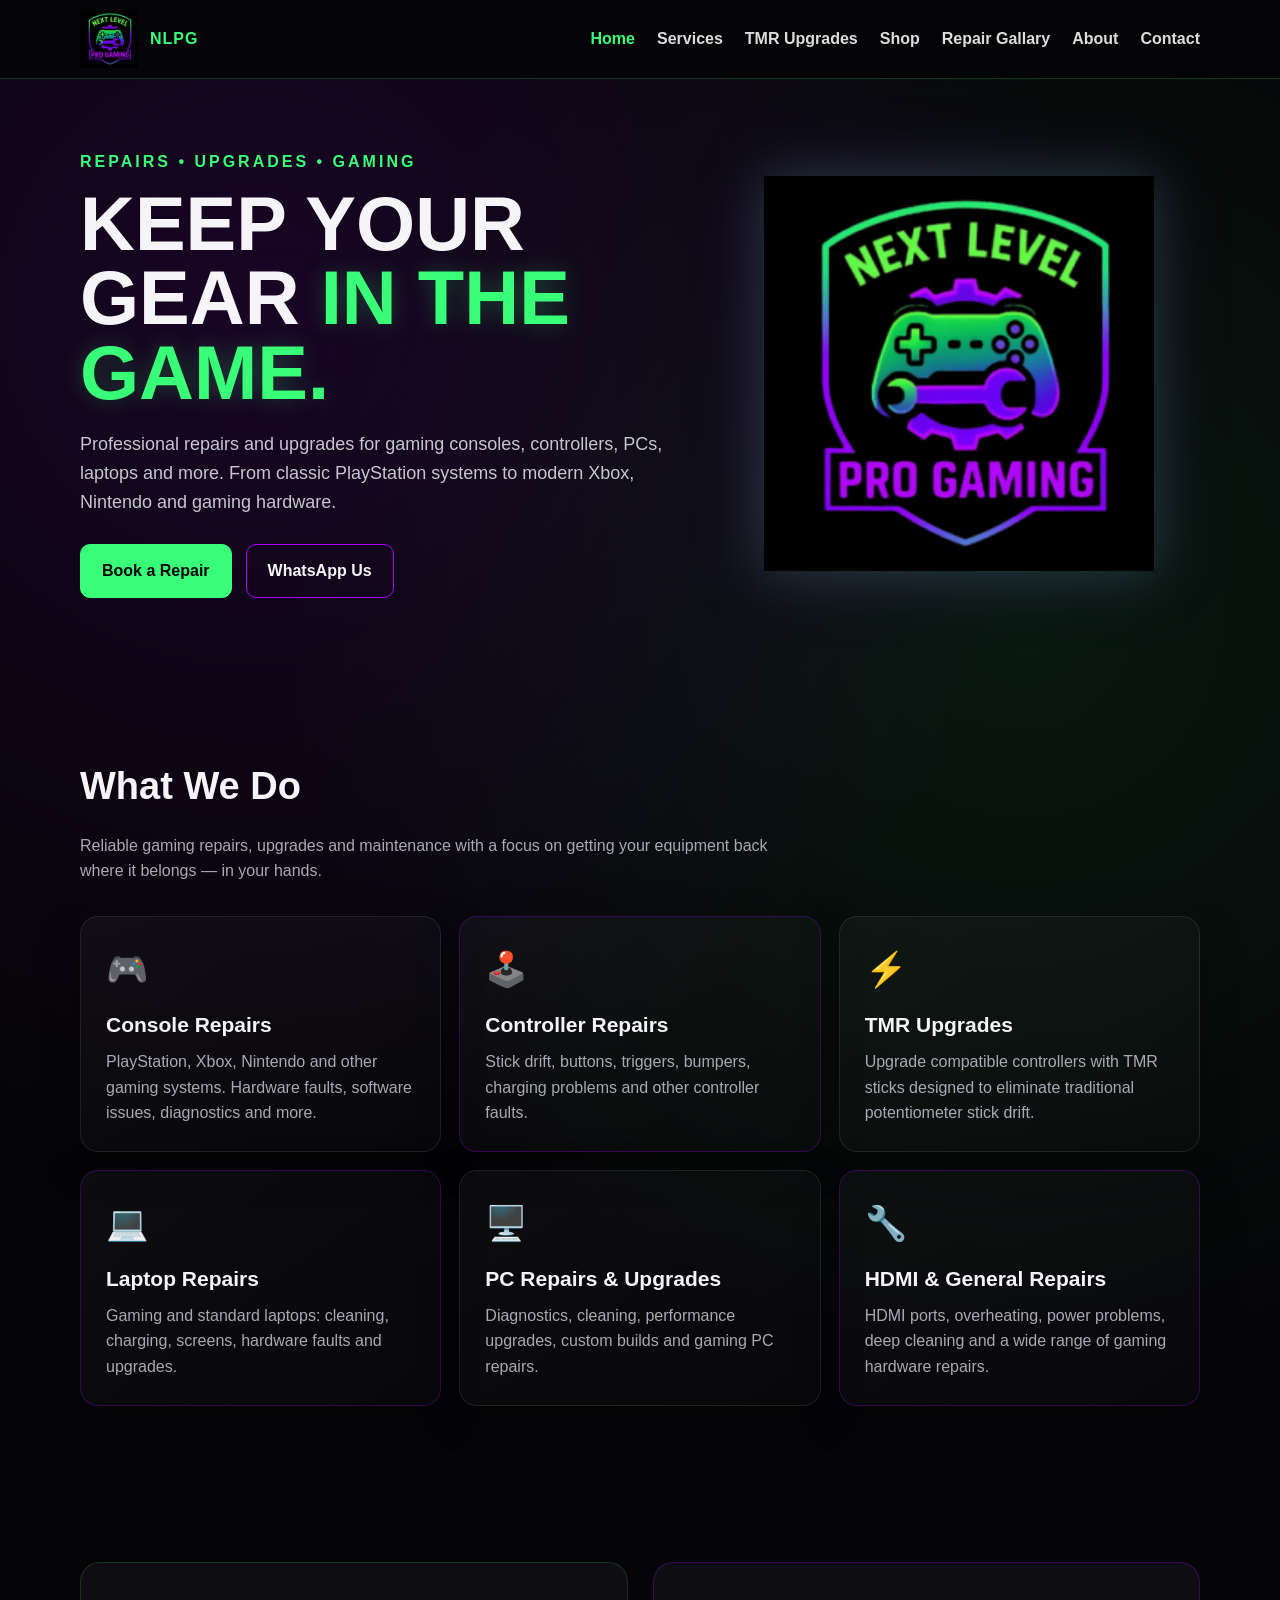
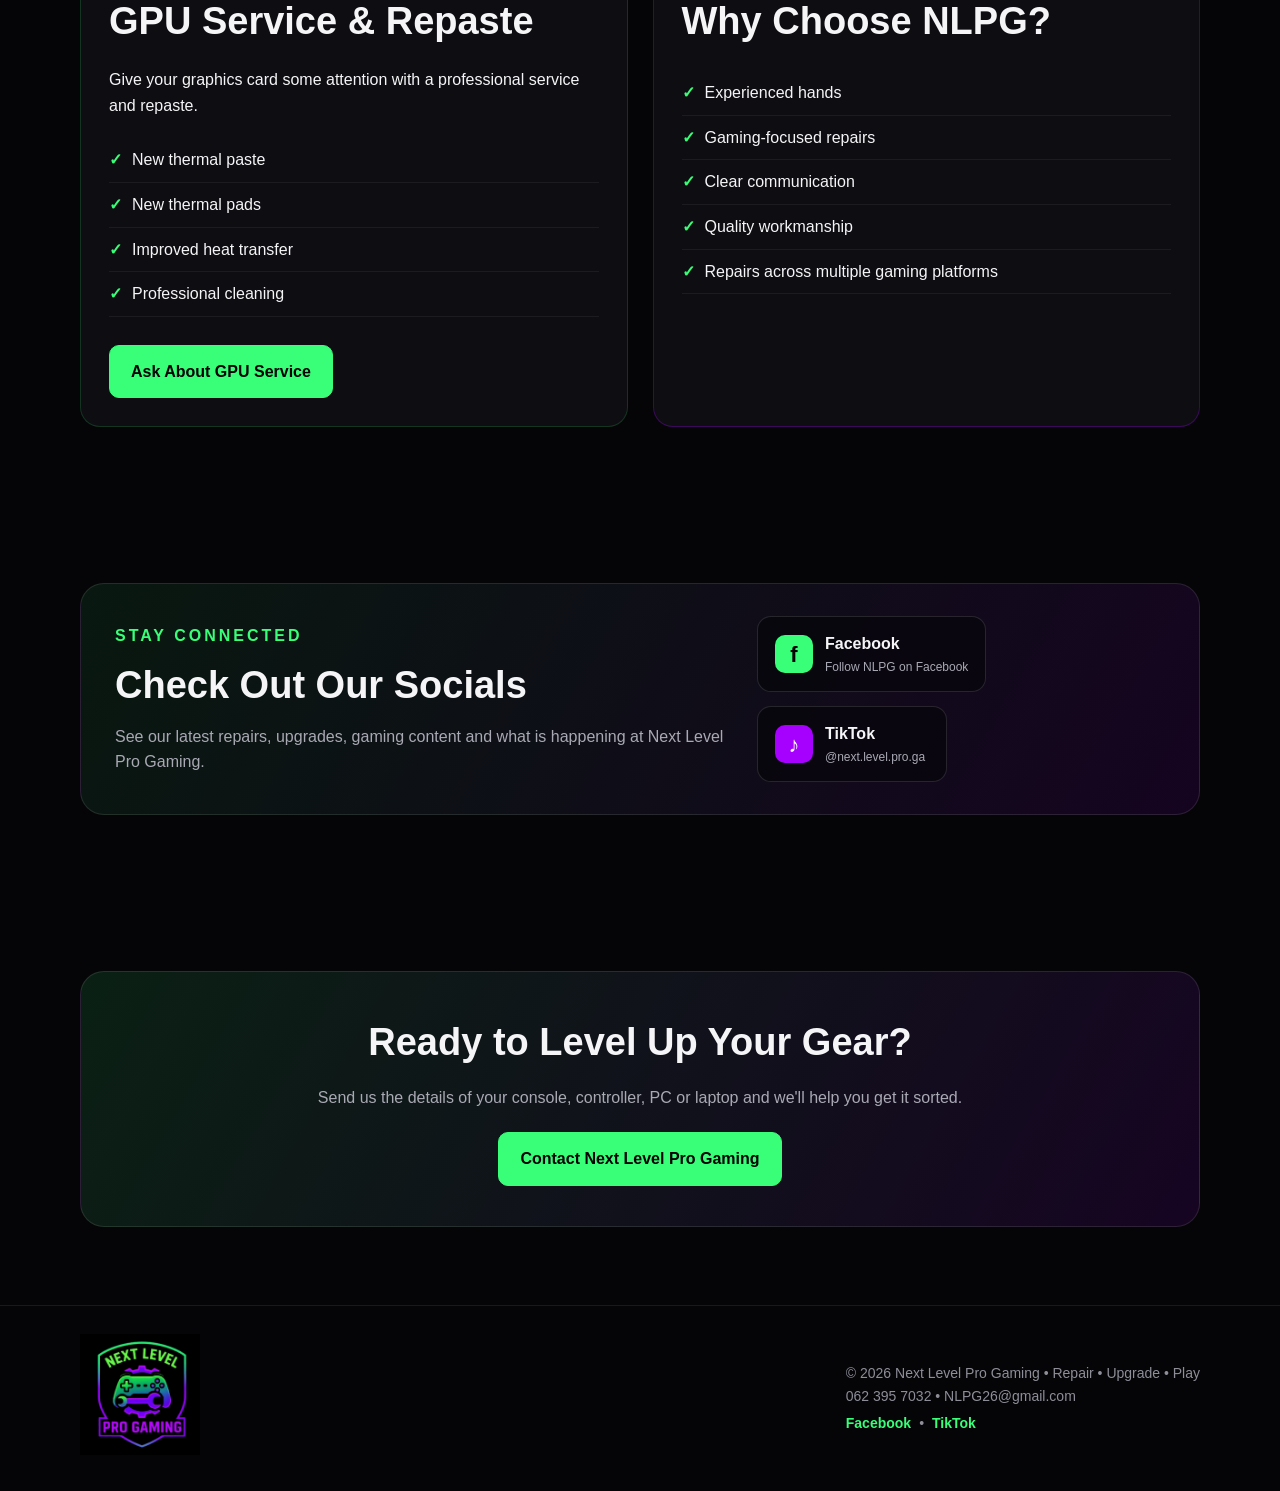
<file: index.html>
<!doctype html><html lang="en"><head><meta charset="utf-8"><meta name="viewport" content="width=device-width,initial-scale=1"><meta name="description" content="Next Level Pro Gaming - professional gaming console repairs, controller repairs, TMR upgrades, PC and laptop services."><title>Next Level Pro Gaming | Repairs & Upgrades</title><link rel="stylesheet" href="css/style.css"></head><body>
<header class="topbar"><div class="container nav"><a class="brand" href="index.html"><img src="assets/nlpg-logo.png" alt="Next Level Pro Gaming logo"><span>NLPG</span></a><button class="menu-toggle" type="button" aria-label="Open navigation menu" aria-expanded="false"><span class="menu-icon">☰</span><span class="close-icon">✕</span></button><nav class="links"><a class="active" href="index.html">Home</a><a href="services.html">Services</a><a href="controller-upgrades.html">TMR Upgrades</a><a href="shop.html">Shop</a><a href="repair-gallary.html">Repair Gallary</a><a href="about.html">About</a><a href="contact.html">Contact</a></nav></div></header>
<main><section class="hero"><div class="container hero-grid"><div><div class="eyebrow">Repairs • Upgrades • Gaming</div><h1>KEEP YOUR GEAR <span>IN THE GAME.</span></h1><p>Professional repairs and upgrades for gaming consoles, controllers, PCs, laptops and more. From classic PlayStation systems to modern Xbox, Nintendo and gaming hardware.</p><div class="buttons"><a class="btn" href="contact.html">Book a Repair</a><a class="btn alt" href="https://wa.me/27623957032" target="_blank" rel="noopener">WhatsApp Us</a></div></div><div class="hero-logo"><img src="assets/nlpg-logo.png" alt="Next Level Pro Gaming official logo"></div></div></section>
<section class="section"><div class="container"><h2>What We Do</h2><p class="section-intro">Reliable gaming repairs, upgrades and maintenance with a focus on getting your equipment back where it belongs — in your hands.</p><div class="grid"><article class="card"><div class="icon">🎮</div><h3>Console Repairs</h3><p>PlayStation, Xbox, Nintendo and other gaming systems. Hardware faults, software issues, diagnostics and more.</p></article><article class="card"><div class="icon">🕹️</div><h3>Controller Repairs</h3><p>Stick drift, buttons, triggers, bumpers, charging problems and other controller faults.</p></article><article class="card"><div class="icon">⚡</div><h3>TMR Upgrades</h3><p>Upgrade compatible controllers with TMR sticks designed to eliminate traditional potentiometer stick drift.</p></article><article class="card"><div class="icon">💻</div><h3>Laptop Repairs</h3><p>Gaming and standard laptops: cleaning, charging, screens, hardware faults and upgrades.</p></article><article class="card"><div class="icon">🖥️</div><h3>PC Repairs & Upgrades</h3><p>Diagnostics, cleaning, performance upgrades, custom builds and gaming PC repairs.</p></article><article class="card"><div class="icon">🔧</div><h3>HDMI & General Repairs</h3><p>HDMI ports, overheating, power problems, deep cleaning and a wide range of gaming hardware repairs.</p></article></div></div></section>
<section class="section"><div class="container split"><div class="panel"><h2>GPU Service & Repaste</h2><p>Give your graphics card some attention with a professional service and repaste.</p><ul class="checklist"><li>New thermal paste</li><li>New thermal pads</li><li>Improved heat transfer</li><li>Professional cleaning</li></ul><div class="buttons"><a class="btn" href="contact.html">Ask About GPU Service</a></div></div><div class="panel purple"><h2>Why Choose NLPG?</h2><ul class="checklist"><li>Experienced hands</li><li>Gaming-focused repairs</li><li>Clear communication</li><li>Quality workmanship</li><li>Repairs across multiple gaming platforms</li></ul></div></div></section>
<section class="section social-section"><div class="container"><div class="social-panel"><div><div class="eyebrow">Stay Connected</div><h2>Check Out Our Socials</h2><p>See our latest repairs, upgrades, gaming content and what is happening at Next Level Pro Gaming.</p></div><div class="social-buttons"><a class="social-btn facebook" href="https://www.facebook.com/share/19ef1Ge8pM/" target="_blank" rel="noopener"><span class="social-icon">f</span><span><strong>Facebook</strong><small>Follow NLPG on Facebook</small></span></a><a class="social-btn tiktok" href="https://www.tiktok.com/@next.level.pro.ga" target="_blank" rel="noopener"><span class="social-icon">♪</span><span><strong>TikTok</strong><small>@next.level.pro.ga</small></span></a></div></div></div></section>
<section class="section"><div class="container"><div class="cta"><h2>Ready to Level Up Your Gear?</h2><p class="section-intro" style="margin:0 auto 22px">Send us the details of your console, controller, PC or laptop and we'll help you get it sorted.</p><a class="btn" href="contact.html">Contact Next Level Pro Gaming</a></div></div></section></main>
<footer><div class="container footer-grid"><div><img class="logo-mark" src="assets/nlpg-logo.png" alt="NLPG logo"></div><div class="small">© <span data-year></span> Next Level Pro Gaming • Repair • Upgrade • Play<br>062 395 7032 • NLPG26@gmail.com<br><span class="footer-social"><a href="https://www.facebook.com/share/19ef1Ge8pM/" target="_blank" rel="noopener">Facebook</a><span>•</span><a href="https://www.tiktok.com/@next.level.pro.ga" target="_blank" rel="noopener">TikTok</a></span></div></div></footer><script src="js/main.js"></script></body></html>
</file>
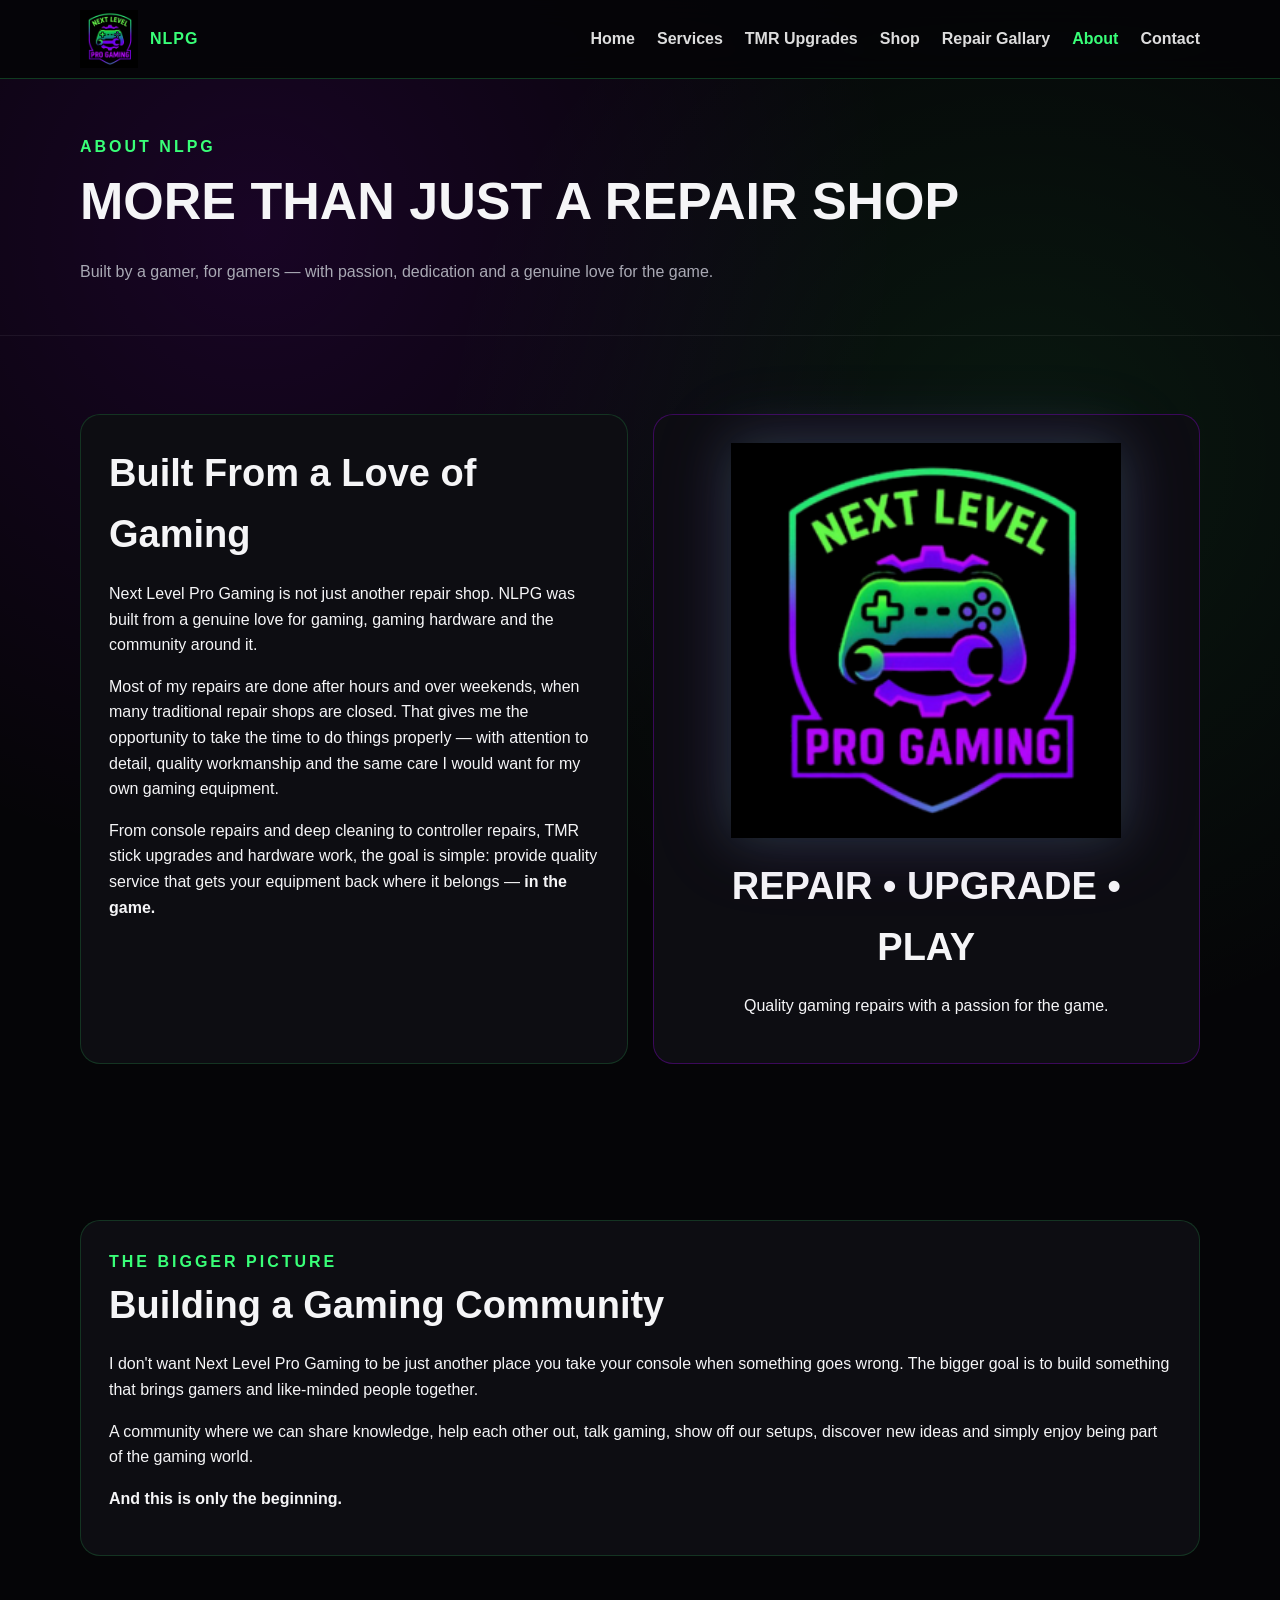
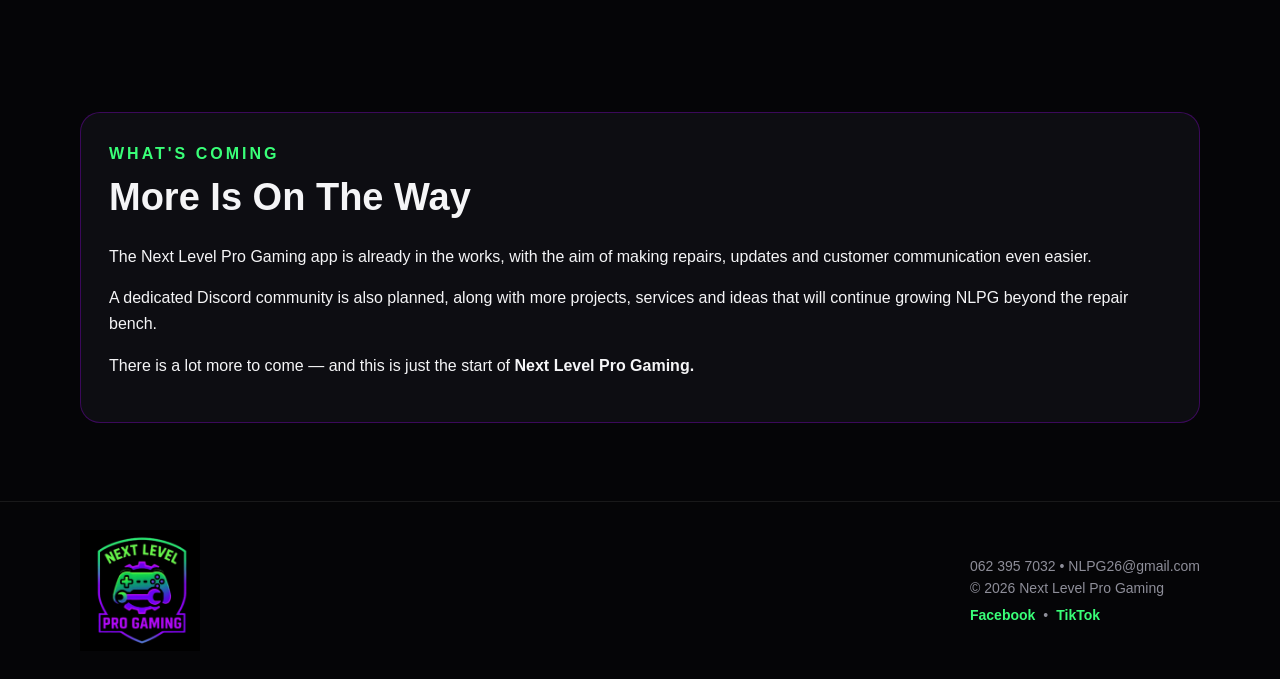
<file: about.html>
<!doctype html><html lang="en"><head><meta charset="utf-8"><meta name="viewport" content="width=device-width,initial-scale=1"><title>About | Next Level Pro Gaming</title><link rel="stylesheet" href="css/style.css"></head><body><header class="topbar"><div class="container nav"><a class="brand" href="index.html"><img src="assets/nlpg-logo.png" alt="NLPG logo"><span>NLPG</span></a><button class="menu-toggle" type="button" aria-label="Open navigation menu" aria-expanded="false"><span class="menu-icon">☰</span><span class="close-icon">✕</span></button><nav class="links"><a href="index.html">Home</a><a href="services.html">Services</a><a href="controller-upgrades.html">TMR Upgrades</a><a href="shop.html">Shop</a><a href="repair-gallary.html">Repair Gallary</a><a class="active" href="about.html">About</a><a href="contact.html">Contact</a></nav></div></header><main><section class="page-hero"><div class="container"><div class="eyebrow">About NLPG</div><h1>MORE THAN JUST A REPAIR SHOP</h1><p>Built by a gamer, for gamers — with passion, dedication and a genuine love for the game.</p></div></section><section class="section"><div class="container split"><div class="panel"><h2>Built From a Love of Gaming</h2><p>Next Level Pro Gaming is not just another repair shop. NLPG was built from a genuine love for gaming, gaming hardware and the community around it.</p><p>Most of my repairs are done after hours and over weekends, when many traditional repair shops are closed. That gives me the opportunity to take the time to do things properly — with attention to detail, quality workmanship and the same care I would want for my own gaming equipment.</p><p>From console repairs and deep cleaning to controller repairs, TMR stick upgrades and hardware work, the goal is simple: provide quality service that gets your equipment back where it belongs — <strong>in the game.</strong></p></div><div class="panel purple"><div class="hero-logo"><img class="logo-mark" src="assets/nlpg-logo.png" alt="Official Next Level Pro Gaming logo"></div><h2 style="text-align:center;margin-top:18px">REPAIR • UPGRADE • PLAY</h2><p style="text-align:center">Quality gaming repairs with a passion for the game.</p></div></div></section><section class="section"><div class="container"><div class="panel"><div class="eyebrow">The Bigger Picture</div><h2>Building a Gaming Community</h2><p>I don't want Next Level Pro Gaming to be just another place you take your console when something goes wrong. The bigger goal is to build something that brings gamers and like-minded people together.</p><p>A community where we can share knowledge, help each other out, talk gaming, show off our setups, discover new ideas and simply enjoy being part of the gaming world.</p><p><strong>And this is only the beginning.</strong></p></div></div></section><section class="section"><div class="container"><div class="panel purple"><div class="eyebrow">What's Coming</div><h2>More Is On The Way</h2><p>The Next Level Pro Gaming app is already in the works, with the aim of making repairs, updates and customer communication even easier.</p><p>A dedicated Discord community is also planned, along with more projects, services and ideas that will continue growing NLPG beyond the repair bench.</p><p>There is a lot more to come — and this is just the start of <strong>Next Level Pro Gaming.</strong></p></div></div></section></main><footer><div class="container footer-grid"><img class="logo-mark" src="assets/nlpg-logo.png" alt="NLPG logo"><div class="small">062 395 7032 • NLPG26@gmail.com<br>© <span data-year></span> Next Level Pro Gaming<br><span class="footer-social"><a href="https://www.facebook.com/share/19ef1Ge8pM/" target="_blank" rel="noopener">Facebook</a><span>•</span><a href="https://www.tiktok.com/@next.level.pro.ga" target="_blank" rel="noopener">TikTok</a></span></div></div></footer><script src="js/main.js"></script></body></html>
</file>
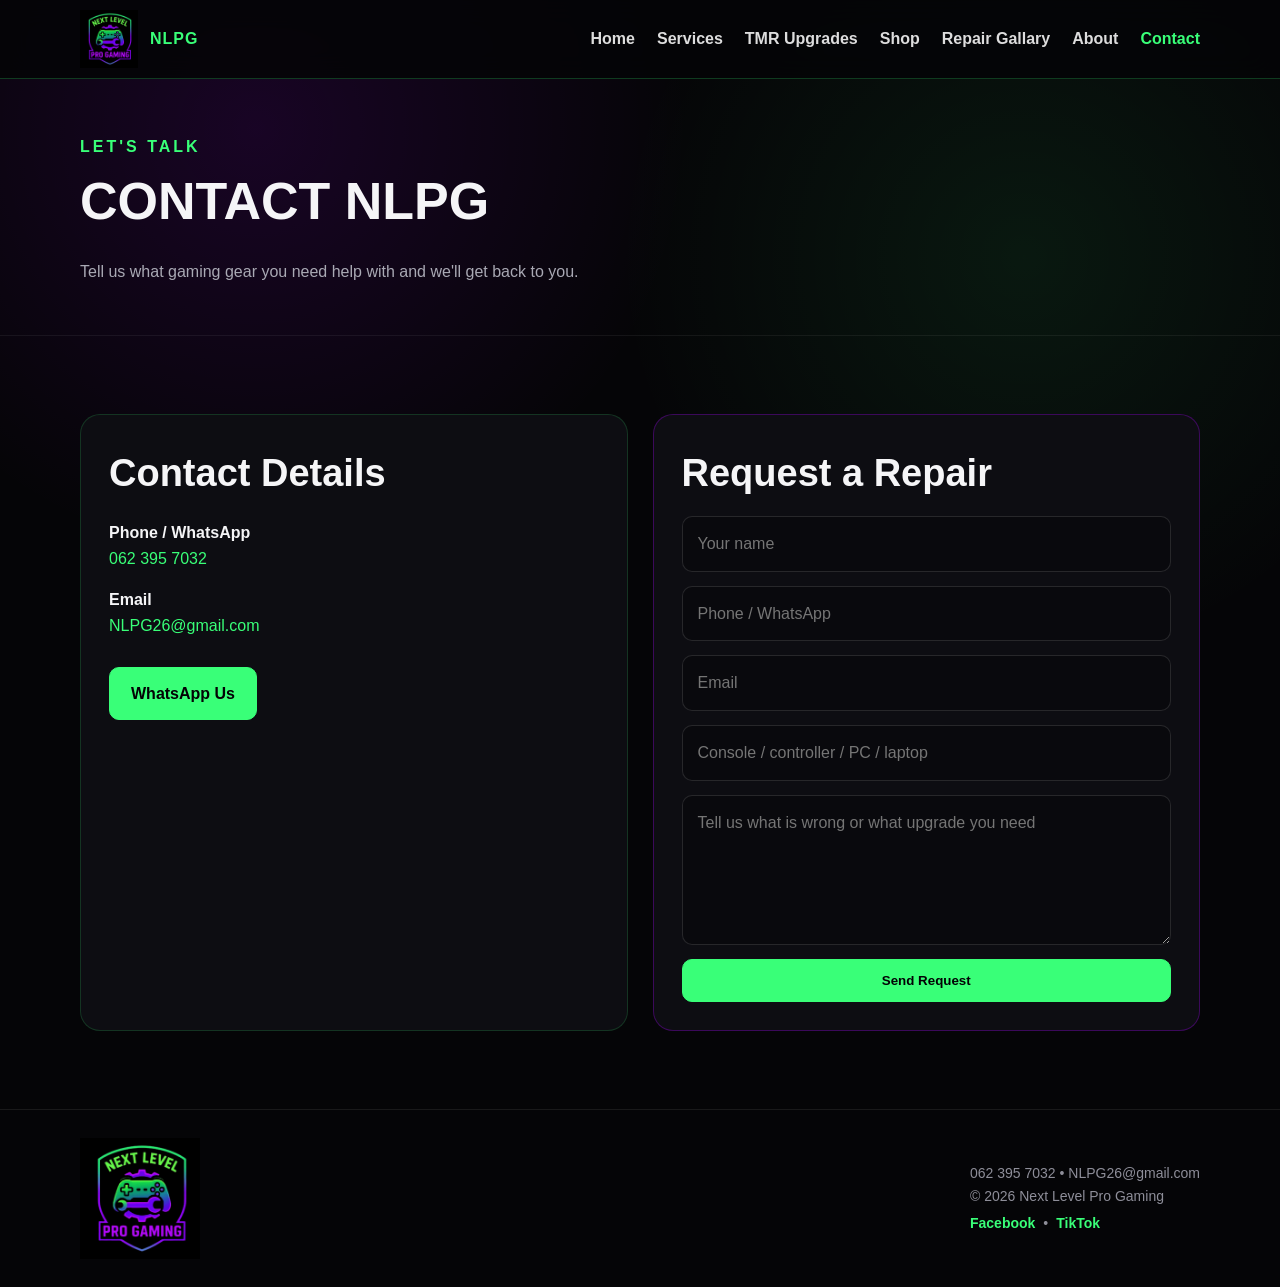
<file: contact.html>
<!doctype html><html lang="en"><head><meta charset="utf-8"><meta name="viewport" content="width=device-width,initial-scale=1"><title>Contact | Next Level Pro Gaming</title><link rel="stylesheet" href="css/style.css"></head><body><header class="topbar"><div class="container nav"><a class="brand" href="index.html"><img src="assets/nlpg-logo.png" alt="NLPG logo"><span>NLPG</span></a><button class="menu-toggle" type="button" aria-label="Open navigation menu" aria-expanded="false"><span class="menu-icon">☰</span><span class="close-icon">✕</span></button><nav class="links"><a href="index.html">Home</a><a href="services.html">Services</a><a href="controller-upgrades.html">TMR Upgrades</a><a href="shop.html">Shop</a><a href="repair-gallary.html">Repair Gallary</a><a href="about.html">About</a><a class="active" href="contact.html">Contact</a></nav></div></header><main><section class="page-hero"><div class="container"><div class="eyebrow">Let's Talk</div><h1>CONTACT NLPG</h1><p>Tell us what gaming gear you need help with and we'll get back to you.</p></div></section><section class="section"><div class="container split"><div class="panel"><h2>Contact Details</h2><p><strong>Phone / WhatsApp</strong><br><a style="color:var(--green)" href="https://wa.me/27623957032" target="_blank" rel="noopener">062 395 7032</a></p><p><strong>Email</strong><br><a style="color:var(--green)" href="mailto:NLPG26@gmail.com">NLPG26@gmail.com</a></p><div class="buttons"><a class="btn" href="https://wa.me/27623957032" target="_blank" rel="noopener">WhatsApp Us</a></div></div><div class="panel purple"><h2>Request a Repair</h2><form name="repair-booking" method="POST" data-netlify="true"><input type="hidden" name="form-name" value="repair-booking"><input name="name" placeholder="Your name" required><input name="phone" placeholder="Phone / WhatsApp" required><input name="email" type="email" placeholder="Email"><input name="device" placeholder="Console / controller / PC / laptop"><textarea name="issue" placeholder="Tell us what is wrong or what upgrade you need"></textarea><button class="btn" type="submit">Send Request</button></form></div></div></section></main><footer><div class="container footer-grid"><img class="logo-mark" src="assets/nlpg-logo.png" alt="NLPG logo"><div class="small">062 395 7032 • NLPG26@gmail.com<br>© <span data-year></span> Next Level Pro Gaming<br><span class="footer-social"><a href="https://www.facebook.com/share/19ef1Ge8pM/" target="_blank" rel="noopener">Facebook</a><span>•</span><a href="https://www.tiktok.com/@next.level.pro.ga" target="_blank" rel="noopener">TikTok</a></span></div></div></footer><script src="js/main.js"></script></body></html>
</file>
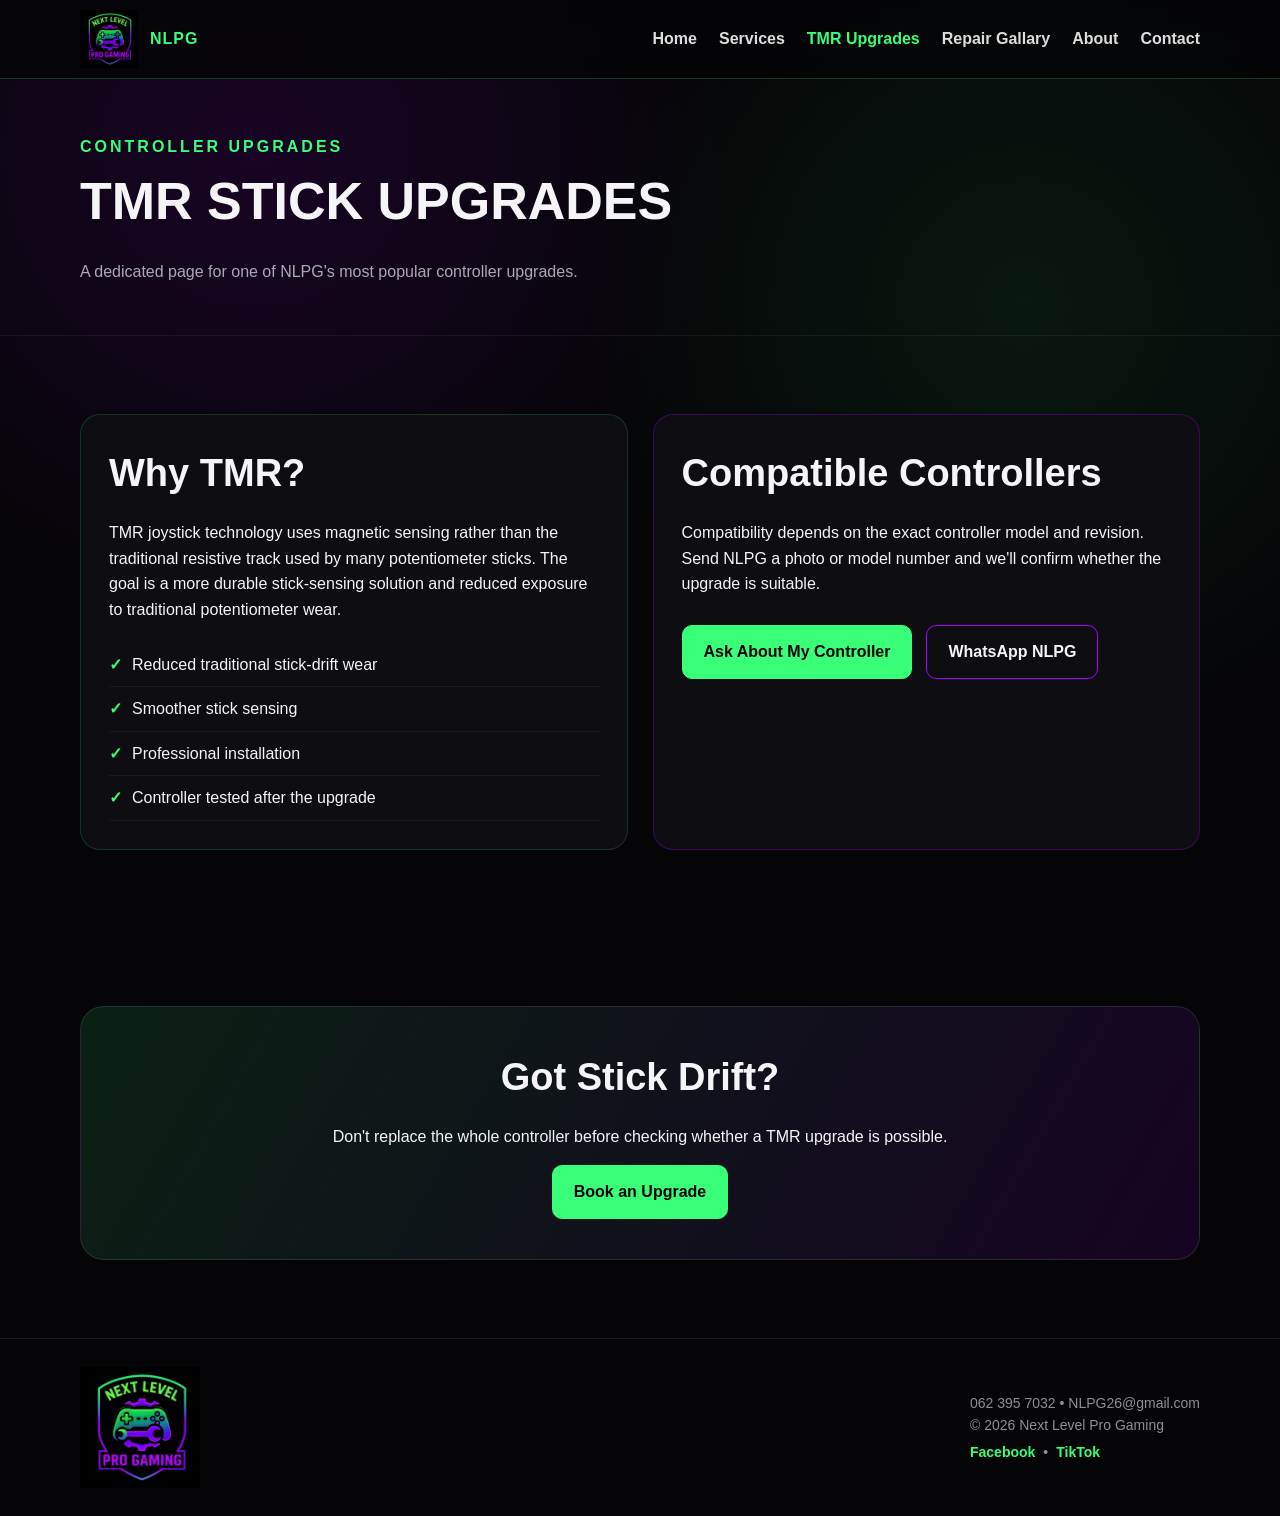
<file: controller-upgrades.html>
<!doctype html><html lang="en"><head><meta charset="utf-8"><meta name="viewport" content="width=device-width,initial-scale=1"><title>TMR Upgrades | Next Level Pro Gaming</title><link rel="stylesheet" href="css/style.css"></head><body><header class="topbar"><div class="container nav"><a class="brand" href="index.html"><img src="assets/nlpg-logo.png" alt="NLPG logo"><span>NLPG</span></a><button class="menu-toggle" type="button" aria-label="Open navigation menu" aria-expanded="false"><span class="menu-icon">☰</span><span class="close-icon">✕</span></button><nav class="links"><a href="index.html">Home</a><a href="services.html">Services</a><a class="active" href="controller-upgrades.html">TMR Upgrades</a><a href="repair-gallary.html">Repair Gallary</a><a href="about.html">About</a><a href="contact.html">Contact</a></nav></div></header><main><section class="page-hero"><div class="container"><div class="eyebrow">Controller Upgrades</div><h1>TMR STICK UPGRADES</h1><p>A dedicated page for one of NLPG's most popular controller upgrades.</p></div></section><section class="section"><div class="container split"><div class="panel"><h2>Why TMR?</h2><p>TMR joystick technology uses magnetic sensing rather than the traditional resistive track used by many potentiometer sticks. The goal is a more durable stick-sensing solution and reduced exposure to traditional potentiometer wear.</p><ul class="checklist"><li>Reduced traditional stick-drift wear</li><li>Smoother stick sensing</li><li>Professional installation</li><li>Controller tested after the upgrade</li></ul></div><div class="panel purple"><h2>Compatible Controllers</h2><p>Compatibility depends on the exact controller model and revision. Send NLPG a photo or model number and we'll confirm whether the upgrade is suitable.</p><div class="buttons"><a class="btn" href="contact.html">Ask About My Controller</a><a class="btn alt" href="https://wa.me/27623957032" target="_blank" rel="noopener">WhatsApp NLPG</a></div></div></div></section><section class="section"><div class="container"><div class="cta"><h2>Got Stick Drift?</h2><p>Don't replace the whole controller before checking whether a TMR upgrade is possible.</p><a class="btn" href="contact.html">Book an Upgrade</a></div></div></section></main><footer><div class="container footer-grid"><img class="logo-mark" src="assets/nlpg-logo.png" alt="NLPG logo"><div class="small">062 395 7032 • NLPG26@gmail.com<br>© <span data-year></span> Next Level Pro Gaming<br><span class="footer-social"><a href="https://www.facebook.com/share/19ef1Ge8pM/" target="_blank" rel="noopener">Facebook</a><span>•</span><a href="https://www.tiktok.com/@next.level.pro.ga" target="_blank" rel="noopener">TikTok</a></span></div></div></footer><script src="js/main.js"></script></body></html>
</file>
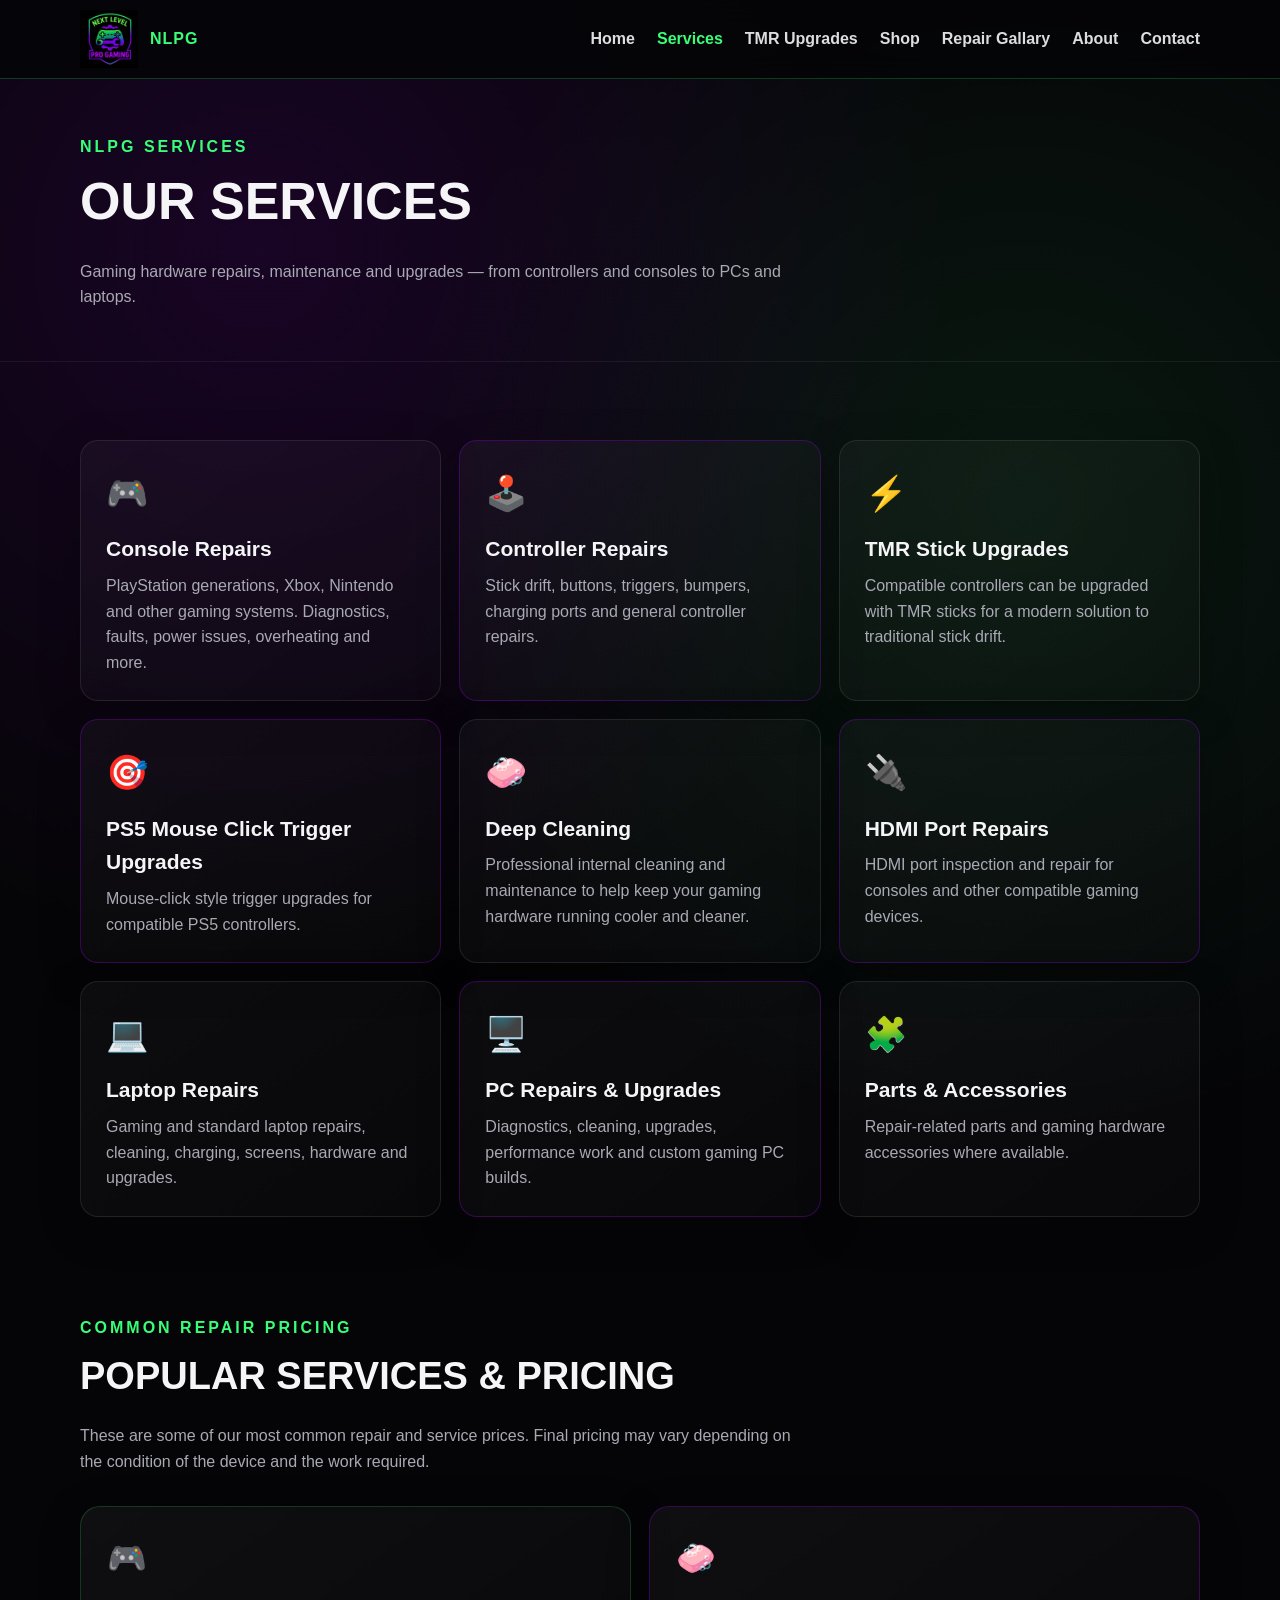
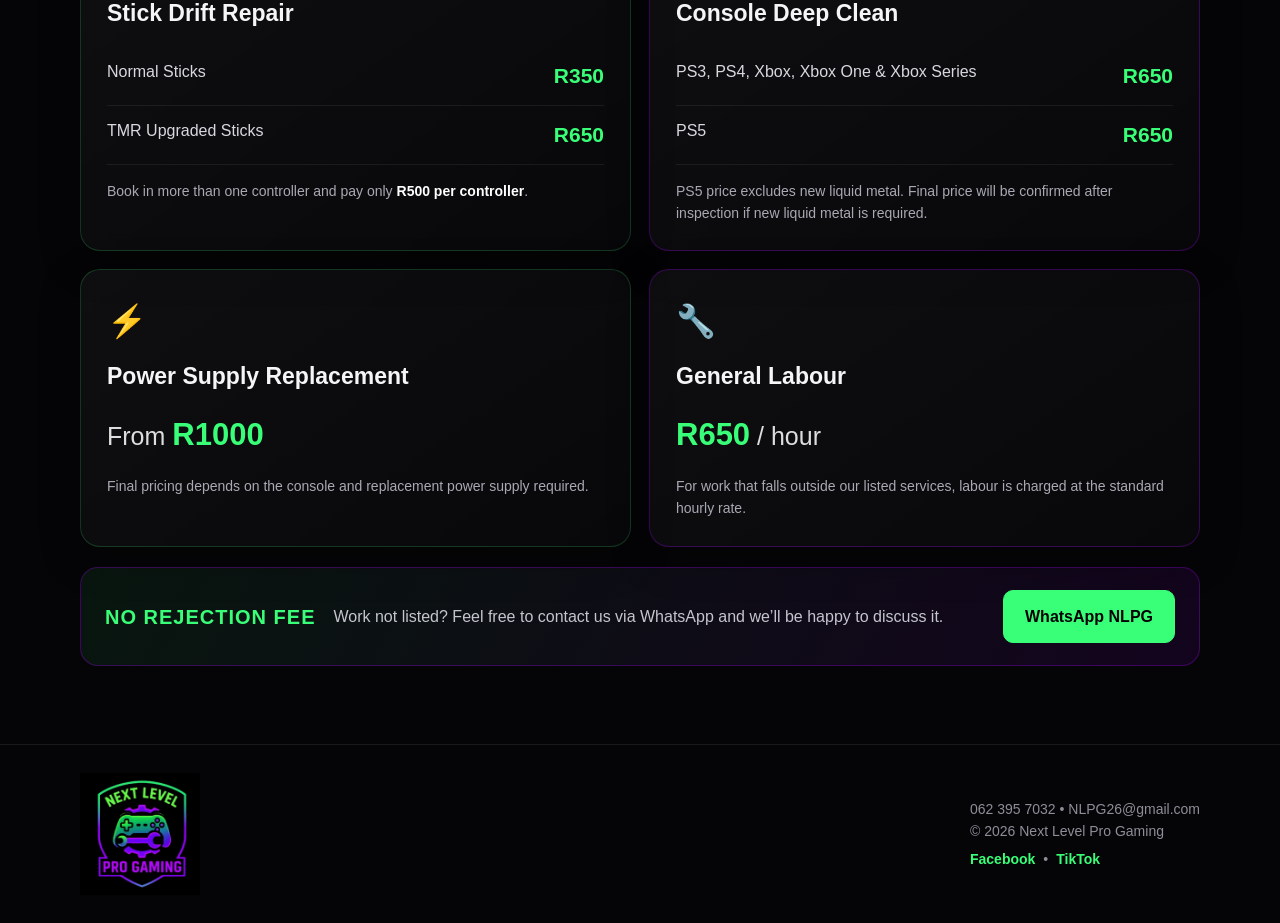
<file: services.html>
<!doctype html><html lang="en"><head><meta charset="utf-8"><meta name="viewport" content="width=device-width,initial-scale=1"><title>Services | Next Level Pro Gaming</title><link rel="stylesheet" href="css/style.css"></head><body><header class="topbar"><div class="container nav"><a class="brand" href="index.html"><img src="assets/nlpg-logo.png" alt="NLPG logo"><span>NLPG</span></a><button class="menu-toggle" type="button" aria-label="Open navigation menu" aria-expanded="false"><span class="menu-icon">☰</span><span class="close-icon">✕</span></button><nav class="links"><a href="index.html">Home</a><a class="active" href="services.html">Services</a><a href="controller-upgrades.html">TMR Upgrades</a><a href="shop.html">Shop</a><a href="repair-gallary.html">Repair Gallary</a><a href="about.html">About</a><a href="contact.html">Contact</a></nav></div></header><main><section class="page-hero"><div class="container"><div class="eyebrow">NLPG Services</div><h1>OUR SERVICES</h1><p>Gaming hardware repairs, maintenance and upgrades — from controllers and consoles to PCs and laptops.</p></div></section><section class="section"><div class="container"><div class="grid"><article class="card"><div class="icon">🎮</div><h3>Console Repairs</h3><p>PlayStation generations, Xbox, Nintendo and other gaming systems. Diagnostics, faults, power issues, overheating and more.</p></article><article class="card"><div class="icon">🕹️</div><h3>Controller Repairs</h3><p>Stick drift, buttons, triggers, bumpers, charging ports and general controller repairs.</p></article><article class="card"><div class="icon">⚡</div><h3>TMR Stick Upgrades</h3><p>Compatible controllers can be upgraded with TMR sticks for a modern solution to traditional stick drift.</p></article><article class="card"><div class="icon">🎯</div><h3>PS5 Mouse Click Trigger Upgrades</h3><p>Mouse-click style trigger upgrades for compatible PS5 controllers.</p></article><article class="card"><div class="icon">🧼</div><h3>Deep Cleaning</h3><p>Professional internal cleaning and maintenance to help keep your gaming hardware running cooler and cleaner.</p></article><article class="card"><div class="icon">🔌</div><h3>HDMI Port Repairs</h3><p>HDMI port inspection and repair for consoles and other compatible gaming devices.</p></article><article class="card"><div class="icon">💻</div><h3>Laptop Repairs</h3><p>Gaming and standard laptop repairs, cleaning, charging, screens, hardware and upgrades.</p></article><article class="card"><div class="icon">🖥️</div><h3>PC Repairs & Upgrades</h3><p>Diagnostics, cleaning, upgrades, performance work and custom gaming PC builds.</p></article><article class="card"><div class="icon">🧩</div><h3>Parts & Accessories</h3><p>Repair-related parts and gaming hardware accessories where available.</p></article></div></div></section>
<section class="section pricing-section"><div class="container">
  <div class="section-heading"><div class="eyebrow">Common Repair Pricing</div><h2>POPULAR SERVICES &amp; PRICING</h2><p class="section-intro">These are some of our most common repair and service prices. Final pricing may vary depending on the condition of the device and the work required.</p></div>
  <div class="pricing-grid">
    <article class="price-card"><div class="price-icon">🎮</div><h3>Stick Drift Repair</h3><div class="price-row"><span>Normal Sticks</span><strong>R350</strong></div><div class="price-row"><span>TMR Upgraded Sticks</span><strong>R650</strong></div><div class="price-note">Book in more than one controller and pay only <strong>R500 per controller</strong>.</div></article>
    <article class="price-card"><div class="price-icon">🧼</div><h3>Console Deep Clean</h3><div class="price-row"><span>PS3, PS4, Xbox, Xbox One &amp; Xbox Series</span><strong>R650</strong></div><div class="price-row"><span>PS5</span><strong>R650</strong></div><div class="price-note">PS5 price excludes new liquid metal. Final price will be confirmed after inspection if new liquid metal is required.</div></article>
    <article class="price-card"><div class="price-icon">⚡</div><h3>Power Supply Replacement</h3><div class="price-main">From <strong>R1000</strong></div><div class="price-note">Final pricing depends on the console and replacement power supply required.</div></article>
    <article class="price-card"><div class="price-icon">🔧</div><h3>General Labour</h3><div class="price-main"><strong>R650</strong> / hour</div><div class="price-note">For work that falls outside our listed services, labour is charged at the standard hourly rate.</div></article>
  </div>
  <div class="pricing-notice"><strong>NO REJECTION FEE</strong><span>Work not listed? Feel free to contact us via WhatsApp and we’ll be happy to discuss it.</span><a class="btn" href="https://wa.me/27623957032" target="_blank" rel="noopener">WhatsApp NLPG</a></div>
</div></section></main><footer><div class="container footer-grid"><img class="logo-mark" src="assets/nlpg-logo.png" alt="NLPG logo"><div class="small">062 395 7032 • NLPG26@gmail.com<br>© <span data-year></span> Next Level Pro Gaming<br><span class="footer-social"><a href="https://www.facebook.com/share/19ef1Ge8pM/" target="_blank" rel="noopener">Facebook</a><span>•</span><a href="https://www.tiktok.com/@next.level.pro.ga" target="_blank" rel="noopener">TikTok</a></span></div></div></footer><script src="js/main.js"></script></body></html>
</file>
<file: css/style.css>
:root{--green:#39ff78;--purple:#a600ff;--bg:#050507;--panel:#0d0d12;--muted:#a9a9b4;--white:#f5f5f7;--line:rgba(57,255,120,.22)}
*{box-sizing:border-box}html{scroll-behavior:smooth}body{margin:0;background:radial-gradient(circle at 20% 10%,rgba(166,0,255,.12),transparent 28%),radial-gradient(circle at 80% 20%,rgba(57,255,120,.08),transparent 28%),var(--bg);color:var(--white);font-family:Inter,Arial,sans-serif;line-height:1.6}a{color:inherit;text-decoration:none}.container{width:min(1120px,92%);margin:auto}.topbar{border-bottom:1px solid var(--line);background:rgba(5,5,7,.9);position:sticky;top:0;z-index:50;backdrop-filter:blur(14px)}.nav{min-height:78px;display:flex;align-items:center;justify-content:space-between;gap:24px}.brand{display:flex;align-items:center;gap:12px;font-weight:900;letter-spacing:1px}.brand img{width:58px;height:58px;object-fit:contain}.brand span{color:var(--green)}.links{display:flex;gap:22px;flex-wrap:wrap}.links a{font-weight:700;color:#ddd;transition:.2s}.links a:hover,.links a.active{color:var(--green)}.hero{padding:70px 0 80px;position:relative;overflow:hidden}.hero-grid{display:grid;grid-template-columns:1.1fr .9fr;align-items:center;gap:50px}.eyebrow{color:var(--green);font-weight:900;letter-spacing:3px;text-transform:uppercase}.hero h1{font-size:clamp(42px,7vw,76px);line-height:.98;margin:12px 0 20px;text-transform:uppercase}.hero h1 span{color:var(--green);text-shadow:0 0 22px rgba(57,255,120,.25)}.hero p{font-size:18px;color:#c6c6cf;max-width:700px}.hero-logo{display:flex;justify-content:center}.hero-logo img{width:min(390px,85%);filter:drop-shadow(0 0 25px rgba(57,255,120,.18)) drop-shadow(0 0 35px rgba(166,0,255,.18))}.buttons{display:flex;gap:14px;flex-wrap:wrap;margin-top:28px}.btn{display:inline-flex;align-items:center;justify-content:center;padding:13px 21px;border-radius:10px;font-weight:900;border:1px solid var(--green);background:var(--green);color:#030305}.btn.alt{background:transparent;color:var(--white);border-color:var(--purple)}.section{padding:78px 0}.section h2{font-size:38px;margin:0 0 12px}.section-intro{color:var(--muted);max-width:720px;margin-bottom:32px}.grid{display:grid;grid-template-columns:repeat(3,1fr);gap:18px}.card{background:linear-gradient(145deg,rgba(255,255,255,.035),rgba(255,255,255,.015));border:1px solid rgba(255,255,255,.09);border-radius:18px;padding:25px;min-height:190px;box-shadow:0 12px 40px rgba(0,0,0,.25)}.card:nth-child(even){border-color:rgba(166,0,255,.28)}.icon{font-size:34px;margin-bottom:12px}.card h3{margin:0 0 7px;font-size:21px}.card p{margin:0;color:var(--muted)}.split{display:grid;grid-template-columns:1fr 1fr;gap:25px;align-items:stretch}.panel{background:var(--panel);border:1px solid rgba(57,255,120,.16);border-radius:20px;padding:28px}.panel.purple{border-color:rgba(166,0,255,.3)}.checklist{list-style:none;padding:0;margin:20px 0 0}.checklist li{padding:9px 0;border-bottom:1px solid rgba(255,255,255,.06)}.checklist li::before{content:'✓';color:var(--green);font-weight:900;margin-right:10px}.cta{background:linear-gradient(120deg,rgba(57,255,120,.11),rgba(166,0,255,.11));border:1px solid rgba(255,255,255,.1);border-radius:24px;padding:40px;text-align:center}.cta h2{margin-top:0}.page-hero{padding:55px 0 35px;border-bottom:1px solid rgba(255,255,255,.06)}.page-hero h1{font-size:52px;margin:0 0 8px}.page-hero p{color:var(--muted);max-width:760px}.gallery{display:grid;grid-template-columns:repeat(3,1fr);gap:18px}.gallery .tile{min-height:230px;border-radius:18px;border:1px solid rgba(255,255,255,.1);background:linear-gradient(145deg,#101015,#08080c);display:flex;align-items:center;justify-content:center;text-align:center;padding:25px;position:relative;overflow:hidden}.tile:before{content:'';position:absolute;width:180px;height:180px;background:var(--green);filter:blur(90px);opacity:.08;top:-70px;right:-70px}.tile:nth-child(even):before{background:var(--purple)}.tile-content{position:relative;z-index:1}.tile strong{display:block;font-size:22px;margin-bottom:7px}.tile span{color:var(--muted)}form{display:grid;gap:14px}input,textarea,select{width:100%;padding:14px 15px;background:#09090d;color:var(--white);border:1px solid rgba(255,255,255,.12);border-radius:10px;font:inherit}textarea{min-height:150px;resize:vertical}footer{border-top:1px solid rgba(255,255,255,.08);padding:28px 0;color:#aaa}.footer-grid{display:flex;justify-content:space-between;gap:20px;align-items:center}.small{font-size:14px;color:#8e8e99}.logo-mark{width:120px;max-width:100%}@media(max-width:850px){.hero-grid,.split{grid-template-columns:1fr}.grid,.gallery{grid-template-columns:1fr 1fr}.links{display:none}.hero{text-align:center}.hero p{margin-left:auto;margin-right:auto}.buttons{justify-content:center}.hero-logo{order:-1}}@media(max-width:560px){.grid,.gallery{grid-template-columns:1fr}.nav{min-height:68px}.brand img{width:50px;height:50px}.brand{font-size:14px}.hero{padding-top:45px}.page-hero h1{font-size:40px}.section{padding:55px 0}.cta{padding:28px 20px}.footer-grid{flex-direction:column;text-align:center}}

/* Real NLPG repair gallery */
.photo-gallery{columns:3 280px;column-gap:18px}
.gallery-photo{display:block;width:100%;padding:0;margin:0 0 18px;border:1px solid rgba(255,255,255,.1);border-radius:18px;overflow:hidden;background:#09090d;cursor:pointer;break-inside:avoid;box-shadow:0 12px 35px rgba(0,0,0,.22);transition:transform .22s ease,border-color .22s ease,box-shadow .22s ease}
.gallery-photo:hover{transform:translateY(-4px);border-color:rgba(57,255,120,.5);box-shadow:0 16px 45px rgba(57,255,120,.08),0 16px 45px rgba(0,0,0,.3)}
.gallery-photo img{display:block;width:100%;height:auto;transition:transform .3s ease;}
.gallery-photo:hover img{transform:scale(1.025)}
.lightbox{position:fixed;inset:0;background:rgba(0,0,0,.92);display:none;align-items:center;justify-content:center;padding:30px;z-index:200;backdrop-filter:blur(8px)}
.lightbox.open{display:flex}
.lightbox img{max-width:min(94vw,1500px);max-height:90vh;object-fit:contain;border-radius:12px;box-shadow:0 0 50px rgba(0,0,0,.65)}
.lightbox-close{position:absolute;top:15px;right:22px;width:48px;height:48px;border:1px solid rgba(255,255,255,.25);border-radius:50%;background:rgba(0,0,0,.55);color:#fff;font-size:34px;line-height:1;cursor:pointer}
.lightbox-close:hover{border-color:var(--green);color:var(--green)}
@media(max-width:850px){.photo-gallery{columns:2 220px}}
@media(max-width:560px){.photo-gallery{columns:1}.lightbox{padding:16px}.lightbox img{max-width:96vw;max-height:86vh}}


/* Common repair pricing */
.pricing-section{padding-top:20px}.section-heading{margin-bottom:30px}.section-heading h2{font-size:38px;margin:6px 0 10px}.pricing-grid{display:grid;grid-template-columns:repeat(2,1fr);gap:18px}.price-card{background:linear-gradient(145deg,rgba(255,255,255,.045),rgba(255,255,255,.015));border:1px solid rgba(57,255,120,.18);border-radius:20px;padding:26px;box-shadow:0 12px 40px rgba(0,0,0,.25)}.price-card:nth-child(even){border-color:rgba(166,0,255,.28)}.price-icon{font-size:32px;margin-bottom:10px}.price-card h3{margin:0 0 16px;font-size:23px}.price-row{display:flex;justify-content:space-between;align-items:flex-start;gap:18px;padding:12px 0;border-bottom:1px solid rgba(255,255,255,.07)}.price-row span{color:#d8d8df}.price-row strong{color:var(--green);font-size:21px;white-space:nowrap}.price-main{font-size:25px;color:#ddd;margin:8px 0 15px}.price-main strong{color:var(--green);font-size:31px}.price-note{color:var(--muted);font-size:14px;margin-top:15px}.price-note strong{color:#fff}.pricing-notice{margin-top:20px;padding:22px 24px;border:1px solid rgba(166,0,255,.3);border-radius:18px;background:linear-gradient(120deg,rgba(57,255,120,.07),rgba(166,0,255,.09));display:flex;align-items:center;gap:18px;flex-wrap:wrap}.pricing-notice strong{color:var(--green);font-size:20px;letter-spacing:1px}.pricing-notice span{color:#c5c5ce;flex:1;min-width:220px}.pricing-notice .btn{margin-left:auto}
@media(max-width:700px){.pricing-grid{grid-template-columns:1fr}.pricing-notice .btn{margin-left:0;width:100%}}


/* Social links */
.social-panel{display:flex;align-items:center;justify-content:space-between;gap:30px;background:linear-gradient(120deg,rgba(57,255,120,.08),rgba(166,0,255,.10));border:1px solid rgba(255,255,255,.1);border-radius:24px;padding:32px 34px}.social-panel h2{margin:6px 0 8px}.social-panel p{margin:0;color:var(--muted);max-width:650px}.social-buttons{display:flex;gap:14px;flex-wrap:wrap}.social-btn{display:flex;align-items:center;gap:12px;min-width:190px;padding:14px 17px;border:1px solid rgba(255,255,255,.12);border-radius:14px;background:rgba(5,5,7,.55);transition:.2s ease}.social-btn:hover{transform:translateY(-3px);border-color:var(--green);box-shadow:0 12px 30px rgba(57,255,120,.08)}.social-btn.tiktok:hover{border-color:var(--purple)}.social-icon{width:38px;height:38px;border-radius:10px;display:grid;place-items:center;background:var(--green);color:#030305;font-size:22px;font-weight:900}.social-btn.tiktok .social-icon{background:var(--purple);color:#fff}.social-btn strong{display:block;font-size:16px}.social-btn small{display:block;color:var(--muted);font-size:12px;margin-top:1px}.footer-social{display:inline-flex;align-items:center;gap:8px;margin-top:5px}.footer-social a{color:var(--green);font-weight:800}.footer-social a:hover{text-decoration:underline;color:#fff}
@media(max-width:850px){.social-panel{flex-direction:column;align-items:flex-start}.social-buttons{width:100%}.social-btn{flex:1}}
@media(max-width:560px){.social-panel{padding:26px 20px}.social-buttons{flex-direction:column;width:100%}.social-btn{width:100%}}


/* Mobile navigation */
.menu-toggle{display:none;align-items:center;justify-content:center;width:46px;height:46px;padding:0;border:1px solid rgba(57,255,120,.35);border-radius:10px;background:#09090d;color:var(--green);cursor:pointer;font-size:25px;line-height:1;flex:0 0 auto}
.menu-toggle:hover{border-color:var(--green);box-shadow:0 0 18px rgba(57,255,120,.12)}
.menu-toggle .close-icon{display:none}
@media(max-width:850px){
  .nav{position:relative}
  .menu-toggle{display:inline-flex}
  .links{display:none;position:absolute;left:0;right:0;top:calc(100% + 1px);padding:12px;background:rgba(5,5,7,.98);border:1px solid var(--line);border-top:0;border-radius:0 0 16px 16px;box-shadow:0 18px 35px rgba(0,0,0,.4);flex-direction:column;gap:0;z-index:100}
  .links a{display:block;padding:13px 14px;border-radius:9px}
  .links a:hover,.links a.active{background:rgba(57,255,120,.08)}
  .nav.menu-open .links{display:flex}
  .nav.menu-open .menu-icon{display:none}
  .nav.menu-open .close-icon{display:inline}
}
@media(max-width:560px){
  .links{left:0;right:0}
  .brand span{font-size:13px}
}


/* NLPG shop */
.shop-hero{background:radial-gradient(ellipse at 82% 25%,rgba(166,0,255,.16),transparent 35%),radial-gradient(ellipse at 15% 60%,rgba(57,255,120,.12),transparent 38%)}
.shop-hero h1{max-width:850px;line-height:1.02}
.shop-price-strip{display:flex;gap:14px;flex-wrap:wrap;margin-top:25px}
.shop-price-strip>div{min-width:190px;padding:13px 18px;border:1px solid rgba(57,255,120,.28);border-radius:13px;background:rgba(5,5,7,.65)}
.shop-price-strip span,.product-prices span{display:block;color:var(--muted);font-size:13px}
.shop-price-strip strong{display:block;color:var(--green);font-size:28px;line-height:1.2}
.product-grid{display:grid;grid-template-columns:repeat(3,minmax(0,1fr));gap:20px}
.product-card{overflow:hidden;border-radius:18px;border:1px solid rgba(255,255,255,.1);background:linear-gradient(145deg,#111118,#08080c);box-shadow:0 15px 38px rgba(0,0,0,.28);transition:transform .2s,border-color .2s}
.product-card:hover{transform:translateY(-4px);border-color:rgba(57,255,120,.45)}
.product-image-wrap{height:235px;padding:12px;background:radial-gradient(ellipse at center,rgba(166,0,255,.10),transparent 62%),linear-gradient(145deg,#17171e,#08080c);display:flex;align-items:center;justify-content:center}
.product-image-wrap img{width:100%;height:100%;object-fit:contain;border-radius:10px}
.product-info{padding:18px}
.product-kicker{font-size:11px;letter-spacing:1.4px;text-transform:uppercase;color:var(--green);font-weight:800}
.product-info h3{margin:5px 0 14px;font-size:20px}
.product-prices{display:grid;grid-template-columns:1fr 1fr;gap:8px;margin-bottom:16px}
.product-prices>div{background:rgba(255,255,255,.035);border:1px solid rgba(255,255,255,.07);border-radius:10px;padding:9px}
.product-prices strong{font-size:21px;color:var(--green)}
.product-cta{width:100%;font-size:13px;padding:11px 12px;text-align:center}
@media(max-width:850px){.product-grid{grid-template-columns:repeat(2,minmax(0,1fr))}}
@media(max-width:560px){.product-grid{grid-template-columns:1fr}.product-image-wrap{height:250px}.shop-price-strip>div{flex:1}}

/* Click-to-enlarge product images */
.product-zoom{cursor:zoom-in;transition:transform .2s,filter .2s}
.product-zoom:hover{transform:scale(1.025);filter:brightness(1.08)}
.product-zoom:focus-visible{outline:2px solid var(--green);outline-offset:4px;border-radius:10px}


/* Shop category navigation and rear-trigger bundle pricing */
.shop-category-nav{display:flex;gap:10px;flex-wrap:wrap;margin:0 0 34px;padding:14px;border:1px solid rgba(57,255,120,.18);border-radius:14px;background:rgba(255,255,255,.025)}
.shop-category-nav a{display:inline-flex;padding:10px 14px;border:1px solid rgba(255,255,255,.12);border-radius:9px;color:#eee;font-weight:750;font-size:13px;transition:.2s}
.shop-category-nav a:hover{border-color:var(--green);color:var(--green);background:rgba(57,255,120,.06)}
.rear-trigger-section{border-top:1px solid rgba(255,255,255,.07)}
.trigger-bundle-banner{display:flex;align-items:stretch;justify-content:center;gap:12px;flex-wrap:wrap;margin:24px auto 0;max-width:760px}
.trigger-bundle-banner>div:not(.bundle-plus){flex:1;min-width:220px;padding:15px 18px;border:1px solid rgba(57,255,120,.28);border-radius:13px;background:rgba(5,5,7,.62);text-align:left}
.trigger-bundle-banner span,.trigger-price-options span{display:block;color:var(--muted);font-size:13px}
.trigger-bundle-banner strong{display:block;color:var(--green);font-size:27px;margin:3px 0}
.trigger-bundle-banner small,.trigger-price-options small{display:block;color:#aaa;font-size:12px}
.bundle-plus{align-self:center;color:var(--purple);font-size:25px;font-weight:900}
.trigger-price-options{margin:0 0 16px}
.trigger-price-options>div{padding:12px;border:1px solid rgba(57,255,120,.22);border-radius:11px;background:rgba(57,255,120,.045)}
.trigger-price-options strong{display:block;color:var(--green);font-size:24px;margin:3px 0}
@media(max-width:560px){.shop-category-nav{display:grid;grid-template-columns:1fr}.shop-category-nav a{justify-content:center}.bundle-plus{width:100%;text-align:center;line-height:1}}

.trigger-price-options{display:grid;grid-template-columns:1fr 1fr;gap:8px}
.trigger-enquiry-buttons{display:grid;gap:8px}
.secondary-cta{background:linear-gradient(100deg,#8c00d8,#b000ff);color:#fff}
@media(max-width:560px){.trigger-price-options{grid-template-columns:1fr}}
</file>
